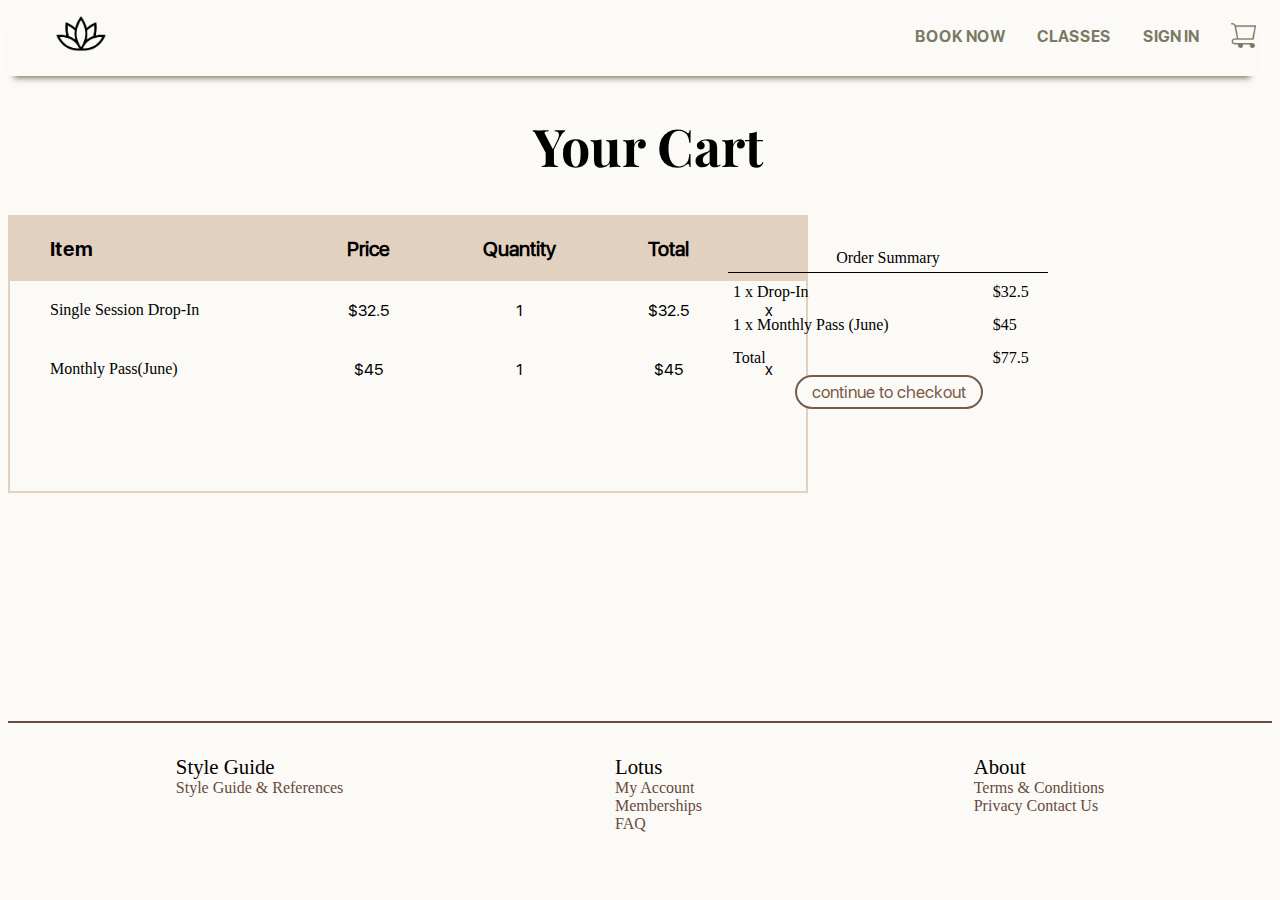
<file: class-cart.html>
<!DOCTYPE html>
<html lang="en">

<head>
  <meta charset="utf-8">
  <meta name="viewport" content="width=device-width, initial-scale=1.0">
  
  <title>Lotus Yoga</title>
  <link href="css/main.css" rel="stylesheet">
  <link href="css/fonts.css" rel="stylesheet">
  <link href="css/flexbox.css" rel="stylesheet">
  <link href="css/class-cart.css" rel="stylesheet">
</head>

<body>
  <div class="container">
    <div class="navigation">
      <header>
        <!-- Logo found here https://www.istockphoto.com/vector/lotus-icon-vector-logo-template-in-trendy-flat-design-gm1304408169-395575914 -->
        <a href="index.html"> <img src="lotus.png" class="logo" alt="Lotus Yoga Logo" width="50"> </a>
      </header>
  
      <!-- Navigation Bar -->
      <nav class="nav-main">
          <div class="dropdown">
          <a href="schedule.html" class="nav-main-item">BOOK NOW</a>
          </div>
  
           <div class="dropdown">
             <a href="class.html" class="nav-main-item">CLASSES</a>
           </div> 
  
           <div class="dropdown">
             <a href="sign-in.html" class="nav-main-item">SIGN IN</a>
           </div>
  
           <div class="image-container">
              <a href="class-cart.html"><img src="images/cart-reg.png" alt="Original Image" class="original-image"></a>
              <a href="class-cart.html"><img src="images/cart-hover.png" alt="Hover Image" class="hover-image"></a>
           </div>
         </nav>
         </div>
        <i class="fa-solid fa-bars"></i>

        <div class="cart-container">
          <h1 class="cart-title">Your Cart</h1>
          <table class="table">
            <tr class="table-header">
              <th class="table-item-special">Item</th>
              <th class="table-item">Price</th>
              <th class="table-item">Quantity</th>
              <th class="table-item">Total</th>
              <th class="table-item"></th>
            </tr>
            <tr class="table-row">
              <td class="table-item-special">Single Session Drop-In</td>
              <td class="table-item">$32.5</td>
              <td class="table-item">1</td>
              <td class="table-item">$32.5</td>
              <td class="table-item remove-item" onclick="removeItem(this)">x</td>
             <tr class="table-row">
              <td class="table-item-special">Monthly Pass(June)</td>
              <td class="table-item">$45</td>
              <td class="table-item">1</td>
              <td class="table-item">$45</td>
              <td class="table-item remove-item" onclick="removeItem(this)">x</td>
            </tr>
            <tr>
              <td><br><br><br><br><br></td>
            </tr>
            </table>

        <br><br><br><br>
        <table class="receipt-table">
          <tr>
            <td colspan="2" style="text-align: center;">Order Summary</td>
          </tr>
          <tr>
            <td>1 x Drop-In</td>
            <td>$32.5</td>
          </tr>
          <tr>
            <td>1 x Monthly Pass (June)</td>
            <td>$45</td>
          </tr>
          <tr>
            <td>Total</td>
            <td>$77.5</td>
          </tr>
          <tr class="checkout-btn-container">
            <td><a class="checkout-btn" href="payment.html">continue to checkout</a></td>
          </tr>
        </table>
        </div>
        <!-- <div class="checkout-btn-container">
          <a class="checkout-btn" href="payment.html">continue to checkout</a></div> -->
     
        </div>
       <!--footer-->
       <section class="footer">
         <div class="footer-content">
           <div class="styleguide">
             <div>Style Guide</div>
             <a href="styleguide.html">Style Guide & References</a><br><br>
           </div>

           <div class="Lotus">
             <div>Lotus</div>
             <a href="#">My Account</a><br>
             <a href="#">Memberships</a><br>
             <a href="#">FAQ</a>
           </div>

           <div class="about">
             <div>About</div>
             <a href="#">Terms & Conditions</a><br>
             <a href="#">Privacy</a>
             <a href="#">Contact Us</a>
           </div>

         </div>
      </section>

   

    <script>
      function removeItem(element) {
        // remove the item from the cart
        var row = element.parentNode;
        while (row.tagName.toLowerCase() !== "tr") {
          row = row.parentNode;
        }
        row.parentNode.removeChild(row);
      }
    </script>


    </body>






</html>
</file>
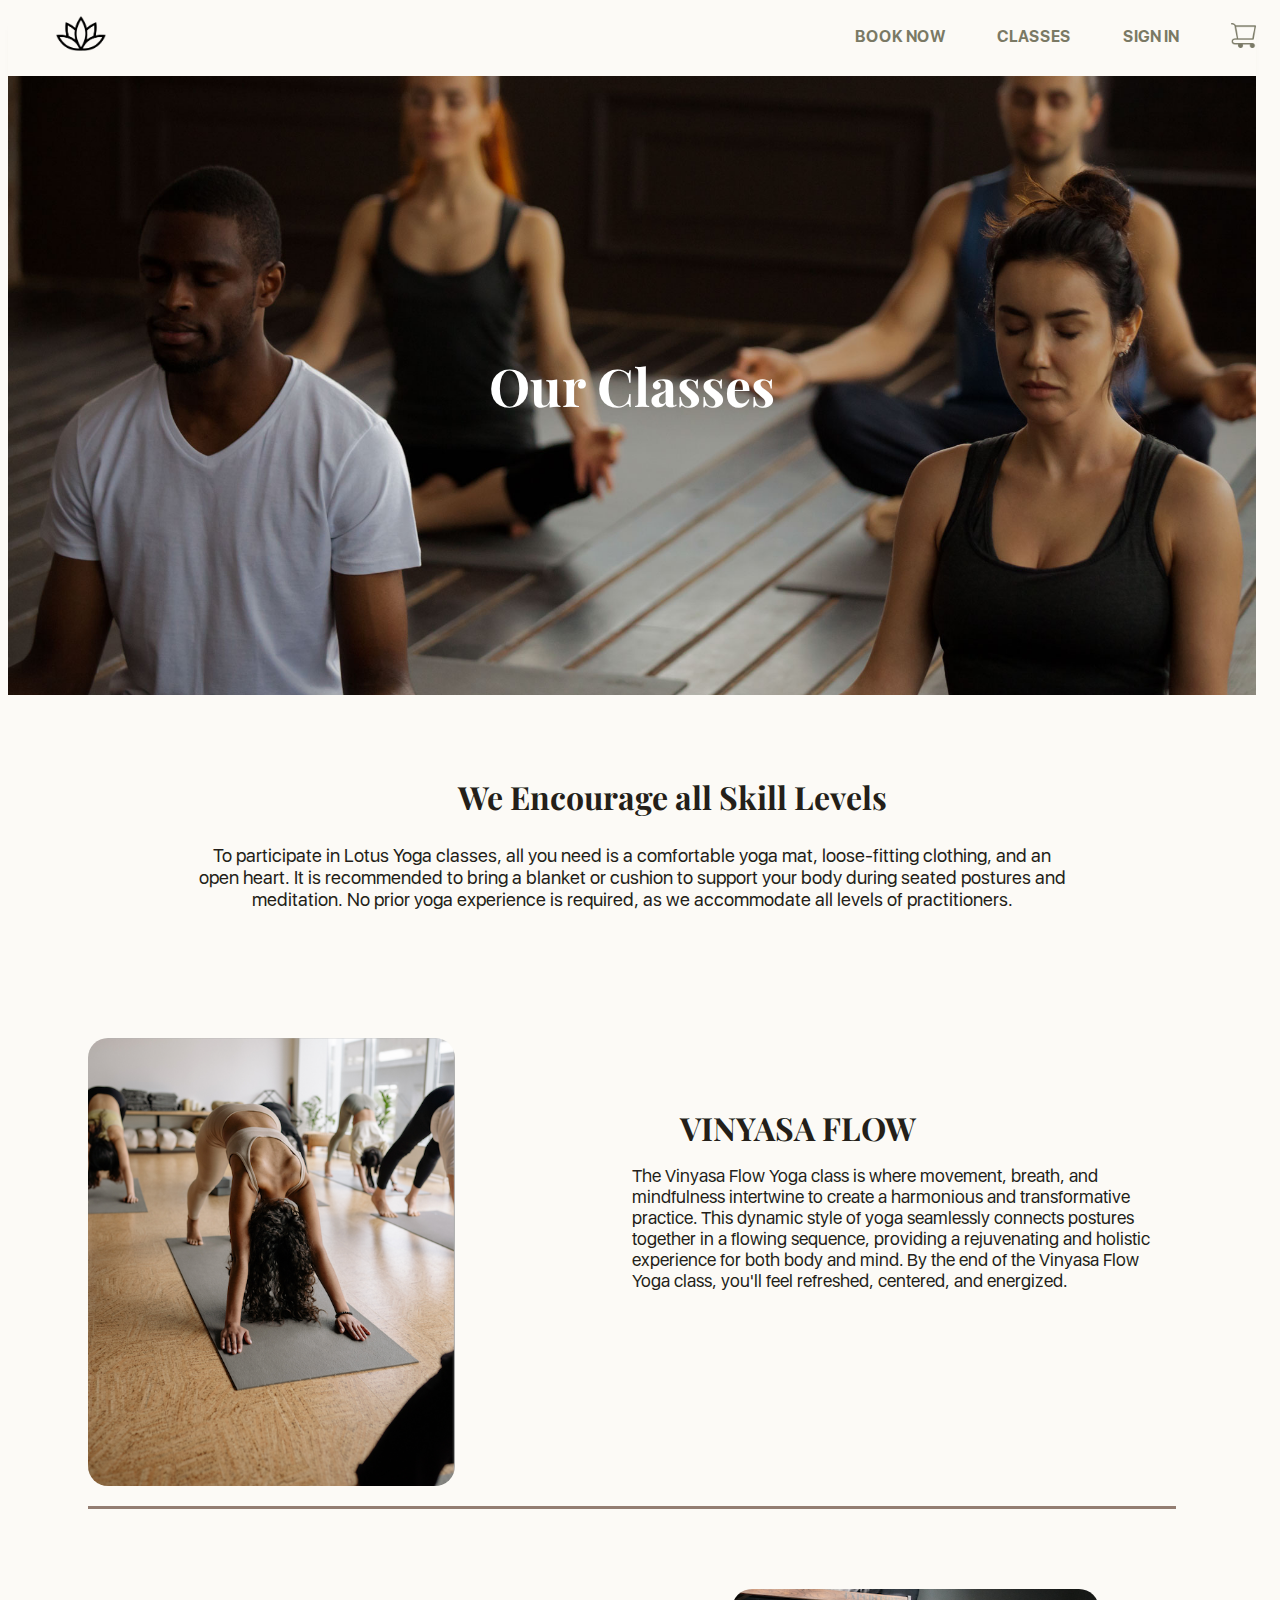
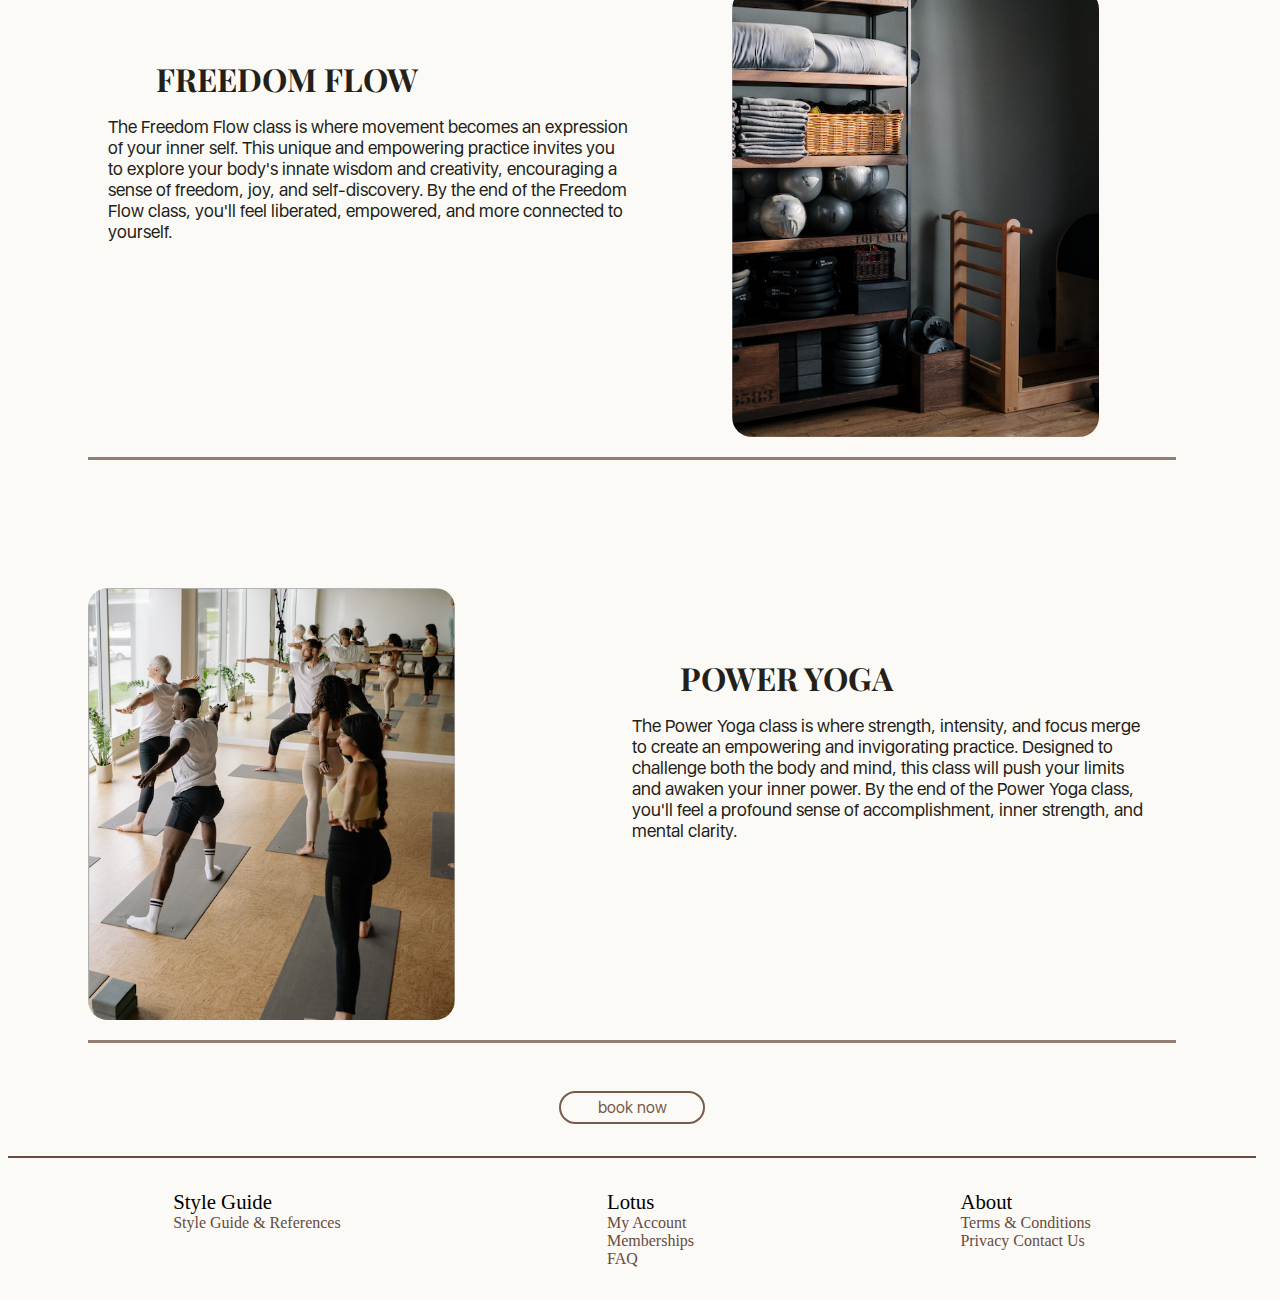
<file: class.html>
<!DOCTYPE html>
<html lang="en">

<head>
  <meta charset="utf-8">
  <meta name="viewport" content="width=device-width, initial-scale=1.0">
    <title>Membership</title>
    <link href="css/main.css" rel="stylesheet">
    <link href="css/fonts.css" rel="stylesheet">
    <link href="css/flexbox.css" rel="stylesheet">
    <link href="css/vinyasa.css" rel="stylesheet">
    <link href="css/dropdown.css" rel="stylesheet">
    <link href="css/home.css" rel="stylesheet">
    <link href="css/class.css" rel="stylesheet">
</head>

<body>
  <div class="container">
    <div class="navigation">
    <header>
      <!-- Logo found here https://www.istockphoto.com/vector/lotus-icon-vector-logo-template-in-trendy-flat-design-gm1304408169-395575914 -->
      <a href="index.html"> <img src="lotus.png" class="logo" alt="Lotus Yoga Logo" width="50"> </a>
    </header>

    <!-- Navigation Bar -->
    <nav class="nav-main">
        <div class="dropdown">
        <a href="schedule.html" class="nav-main-item">BOOK NOW</a>
        </div>

         <div class="dropdown">
           <a href="class.html" class="nav-main-item">CLASSES</a>
         </div>

         <div class="dropdown">
           <a href="sign-in.html" class="nav-main-item">SIGN IN</a>
         </div>

         <div class="image-container">
            <a href="class-cart.html"><img src="images/cart-reg.png" alt="Original Image" class="original-image"></a>
            <a href="class-cart.html"><img src="images/cart-hover.png" alt="Hover Image" class="hover-image"></a>
         </div>

      </nav>
  </div>


        <!-- INTRODUCTION SECTION -->
        <div class="backimgclass" style="background-image: url('images/our-classes.jpg');">
            <h1 class="title">Our Classes</h1>
        </div>


        <div class="class-overview">
            <h2>We Encourage all Skill Levels</h2>
            <p>To participate in Lotus Yoga classes, all you need is a comfortable yoga mat,
                loose-fitting clothing, and an open heart. It is recommended to bring a blanket
                or cushion to support your body during seated postures and meditation. No prior
                yoga experience is required, as we accommodate all levels of practitioners.</p>
        </div>

        <!-- DETAIL SECTION -->
        <section class="class-detail">
            <div class="class-intro-sec">
                <div class="class-image">
                    <img src="images/vinyasa-pic.png" style="width: 70%; height: auto;" alt= "Picture of woman in downward dog position">
                </div>

                <div class="class-info">
                    <div class="class-intro">
                        <h2>VINYASA FLOW</h2>
                        <p>The Vinyasa Flow Yoga class is where movement, breath, and mindfulness
                          intertwine to create a harmonious and transformative practice. This
                          dynamic style of yoga seamlessly connects postures together in a flowing
                          sequence, providing a rejuvenating and holistic experience for both body
                          and mind. By the end of the Vinyasa Flow Yoga class, you'll feel refreshed,
                          centered, and energized.
                        </p>
                    </div>
                </div>
            </div>


            <div class="class-intro-sec-reverse">

              <div class="class-image">
                <img src="images/freedom-pic.png" style="width: 70%; height: auto;" alt = "Picture of equipment provided by Lotus Yoga">
            </div>

                <div class="class-info">
                    <div class="class-intro">
                        <h2>FREEDOM FLOW</h2>
                        <p>The Freedom Flow class is where movement becomes an expression of your inner self.
                          This unique and empowering practice invites you to explore your body's innate wisdom
                          and creativity, encouraging a sense of freedom, joy, and self-discovery. By the end
                          of the Freedom Flow class, you'll feel liberated, empowered, and more connected to yourself.
                        </p>
                    </div>
                </div>


            </div>

            <div class="class-intro-sec">
                <div class="class-image">
                    <img src="images/power-pic.png" style="width: 70%; height: auto;" alt = "Picture of class all in side power pose">
                </div>

                <div class="class-info">
                    <div class="class-intro">
                        <h2>POWER YOGA</h2>
                        <p>The Power Yoga class is where strength, intensity, and focus merge to create an empowering and invigorating
                          practice. Designed to challenge both the body and mind, this class will push your limits and awaken your
                          inner power. By the end of the Power Yoga class, you'll feel a profound sense of accomplishment, inner
                          strength, and mental clarity.
                        </p>
                    </div>
                </div>
            </div>
              <a href="schedule.html" class="book-now">Book Now</a>
        </section>

        <section class="footer">
          <div class="footer-content">
            <div class="styleguide">
              <div>Style Guide</div>
              <a href="styleguide.html">Style Guide & References</a><br><br>
            </div>

            <div class="Lotus">
              <div>Lotus</div>
              <a href="#">My Account</a><br>
              <a href="#">Memberships</a><br>
              <a href="#">FAQ</a>
            </div>

            <div class="about">
              <div>About</div>
              <a href="#">Terms & Conditions</a><br>
              <a href="#">Privacy</a>
              <a href="#">Contact Us</a>
            </div>

          </div>
        </section>
      </div>
</body>

</html>
</file>
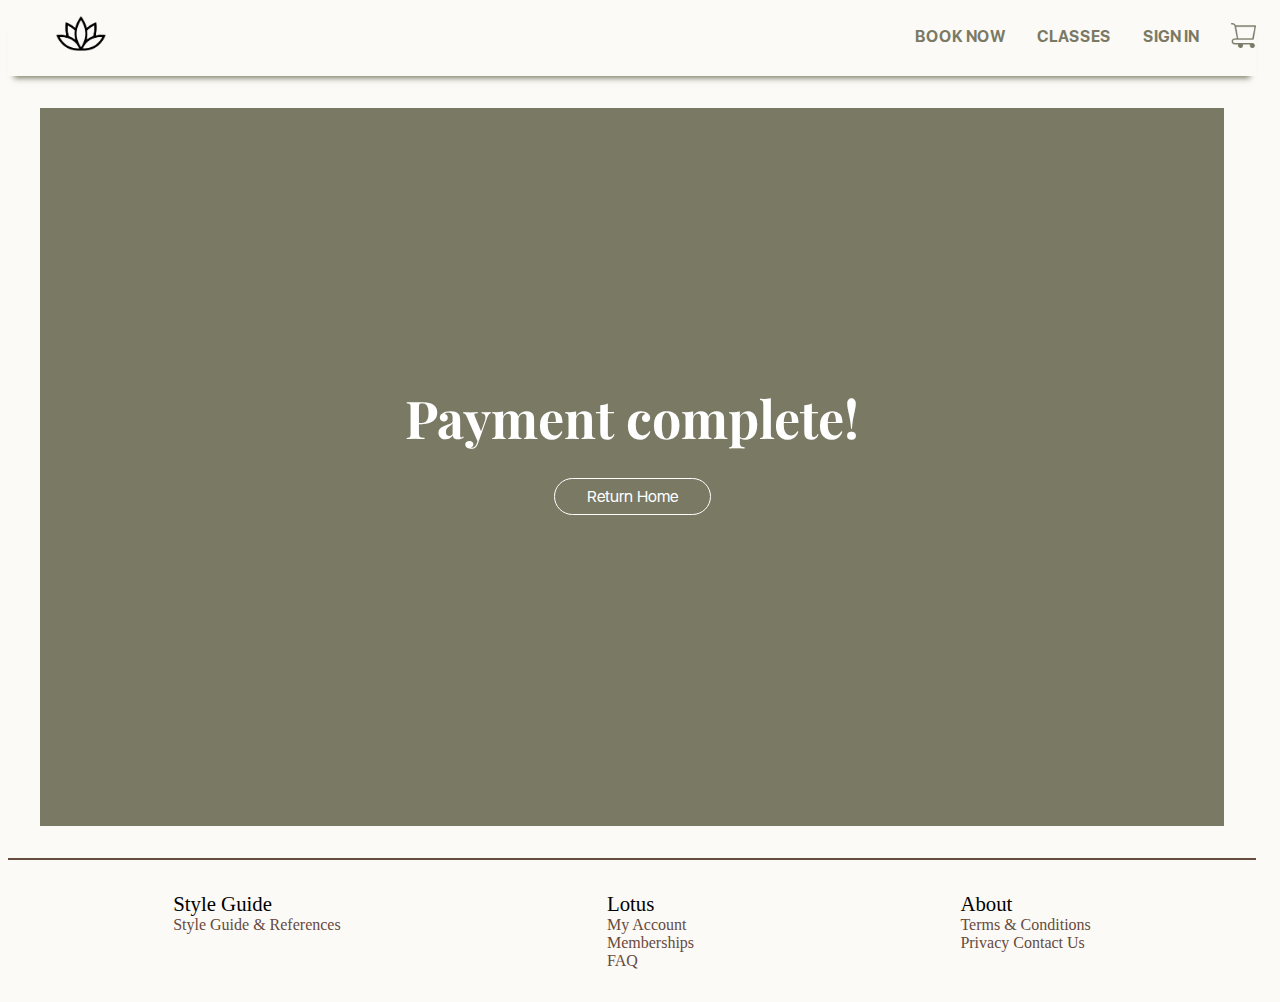
<file: complete.html>
<!DOCTYPE html>
<html lang="en">

<head>
  <meta charset="utf-8">
  <meta name="viewport" content="width=device-width, initial-scale=1.0">
    <title>Book Now</title>
    <link href="css/main.css" rel="stylesheet">
    <link href="css/fonts.css" rel="stylesheet">
    <link href="css/flexbox.css" rel="stylesheet">
  </head>

  <body>
    <div class="container">
      <div class="navigation">
      <header>
        <!-- Logo found here https://www.istockphoto.com/vector/lotus-icon-vector-logo-template-in-trendy-flat-design-gm1304408169-395575914 -->
        <a href="index.html"> <img src="lotus.png" class="logo" alt="Lotus Yoga Logo" width="50"> </a>
      </header>

      <!-- Navigation Bar -->
      <nav class="nav-main">
          <div class="dropdown">
          <a href="schedule.html" class="nav-main-item">BOOK NOW</a>
          </div>

           <div class="dropdown">
             <a href="class.html" class="nav-main-item">CLASSES</a>
           </div>

           <div class="dropdown">
             <a href="sign-in.html" class="nav-main-item">SIGN IN</a>
           </div>

           <div class="image-container">
              <a href="class-cart.html"><img src="images/cart-reg.png" alt="Original Image" class="original-image"></a>
              <a href="class-cart.html"><img src="images/cart-hover.png" alt="Hover Image" class="hover-image"></a>
           </div>
        </nav>
    </div>

    <div class = "container9">
    <section id="class">
    <h1><span class="whitetext">Payment complete!</span></h1>

    <a href="index.html" class="homebutton">Return Home</a>

    </section>
    </div>

    <section class="footer">
      <div class="footer-content">
        <div class="styleguide">
          <div>Style Guide</div>
          <a href="styleguide.html">Style Guide & References</a><br><br>
        </div>

        <div class="Lotus">
          <div>Lotus</div>
          <a href="#">My Account</a><br>
          <a href="#">Memberships</a><br>
          <a href="#">FAQ</a>
        </div>

        <div class="about">
          <div>About</div>
          <a href="#">Terms & Conditions</a><br>
          <a href="#">Privacy</a>
          <a href="#">Contact Us</a>
        </div>

      </div>
    </section>
  </div>
  </body>
  </html>
</file>
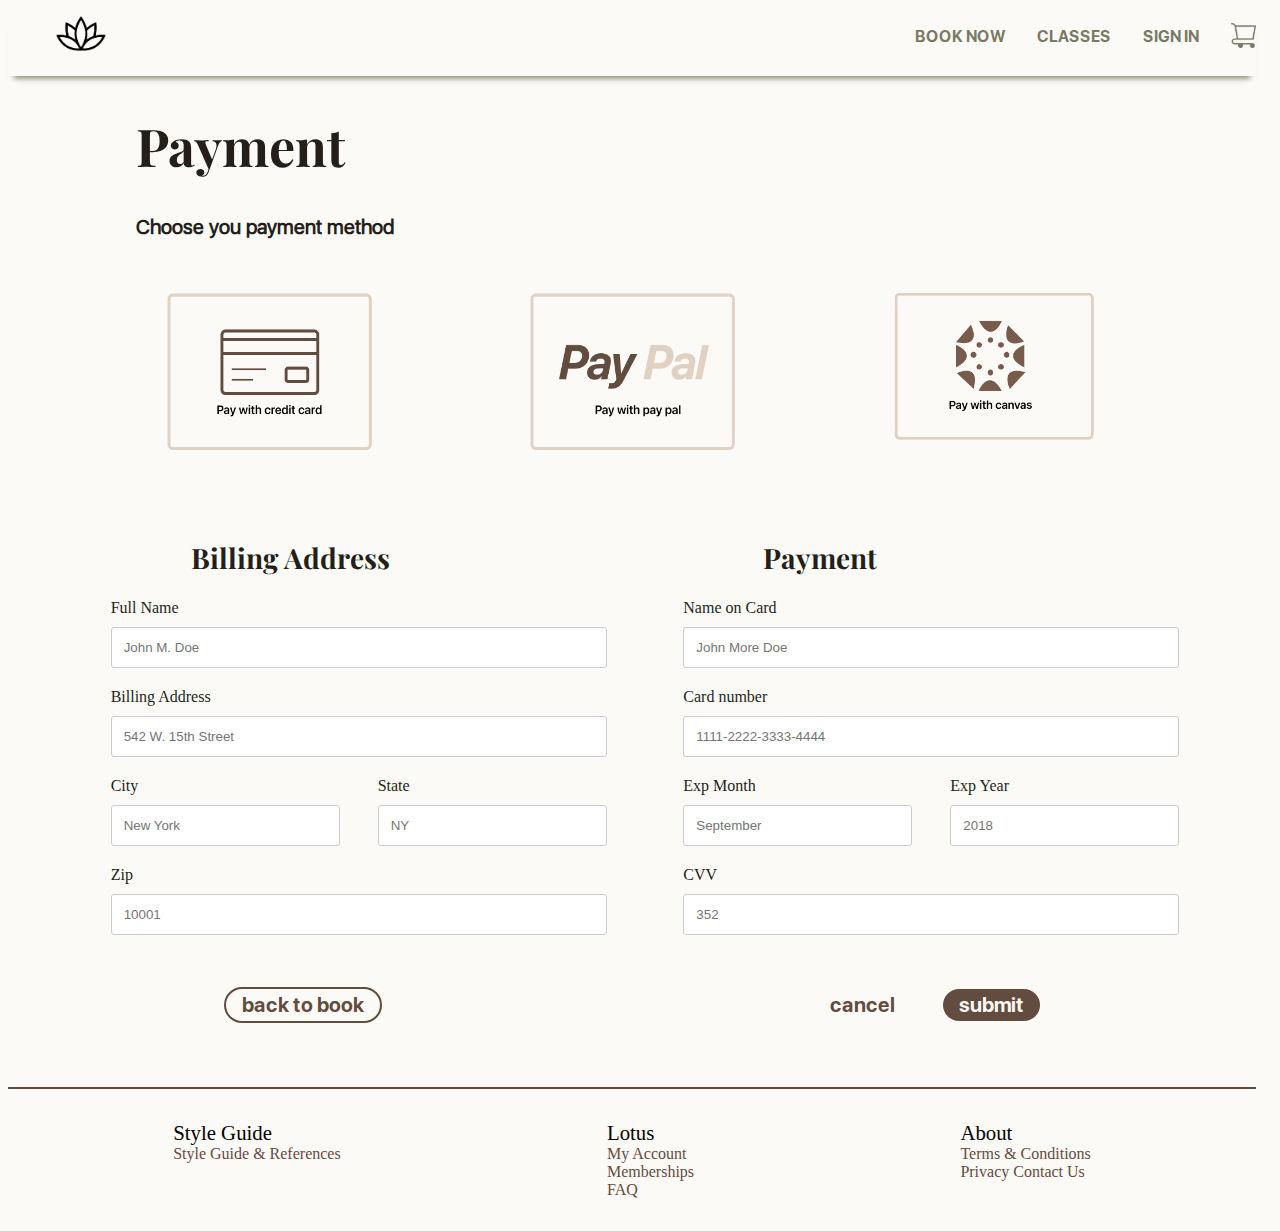
<file: payment.html>
<!DOCTYPE html>
<html lang="en">

<head>
  <meta charset="utf-8">
  <meta name="viewport" content="width=device-width, initial-scale=1.0">
  <title>Payment</title>
  <link href="css/main.css" rel="stylesheet">
  <link href="css/fonts.css" rel="stylesheet">
  <link href="css/flexbox.css" rel="stylesheet">
  <link href="css/payment.css" rel="stylesheet">
</head>

<body>
  <div class="container">
    <div class="navigation">
    <header>
      <!-- Logo found here https://www.istockphoto.com/vector/lotus-icon-vector-logo-template-in-trendy-flat-design-gm1304408169-395575914 -->
      <a href="index.html"> <img src="lotus.png" class="logo" alt="Lotus Yoga Logo" width="50"> </a>
    </header>

    <!-- Navigation Bar -->
    <nav class="nav-main">
        <div class="dropdown">
        <a href="schedule.html" class="nav-main-item">BOOK NOW</a>
        </div>

         <div class="dropdown">
           <a href="class.html" class="nav-main-item">CLASSES</a>
         </div>

         <div class="dropdown">
           <a href="sign-in.html" class="nav-main-item">SIGN IN</a>
         </div>

         <div class="image-container">
            <a href="class-cart.html"><img src="images/cart-reg.png" alt="Original Image" class="original-image"></a>
            <a href="class-cart.html"><img src="images/cart-hover.png" alt="Hover Image" class="hover-image"></a>
         </div>

      </nav>
  </div>

  <section class="payment">
    <div class="payment-title">
    <h1>Payment</h1>
    <h3>Choose you payment method</h3></div>

    <div class="payment-type">
      <img src="images/credit-reg.png" id="creditImage" width="250px" height="auto">
      <img src="images/payPal-reg.png" id="paypalImage" width="250px" height="auto">
      <img src="images/canvas-reg.png" id="canvasImage" width="250px" height="auto">
    </div>

<script>
  var creditImage = document.getElementById("creditImage");

  creditImage.addEventListener("click", function() {
    creditImage.src = "images/credit-clicked.png";
  });

  var paypalImage = document.getElementById("paypalImage");

  paypalImage.addEventListener("click", function() {
    paypalImage.src = "images/payPal-clicked.png";
  });

  var canvasImage = document.getElementById("canvasImage");

  canvasImage.addEventListener("click", function() {
    canvasImage.src = "images/canvas-clicked.png";
  });
</script>

<div class="paymentbox">
  <div class="billing">
    <!-- <form action="complete.html"> -->
    <h2 class="different2">Billing Address</h2>
    <label for="fname"><i class="fa fa-user"></i> Full Name</label>
    <input type="text" id="fname" name="firstname" placeholder="John M. Doe">
    <label for="adr"><i class="fa fa-address-card-o"></i> Billing Address</label>
    <input type="text" id="adr" name="address" placeholder="542 W. 15th Street">
    <div class="billing-line3">
      <div class="billing-city">
        <label for="city"><i class="fa fa-institution"></i> City</label>
        <input type="text" id="city" name="city" placeholder="New York">
      </div>
      <div class="billing-state">
        <label for="state">State</label>
        <input type="text" id="state" name="state" placeholder="NY">
      </div>
    </div>
    <label for="zip">Zip</label>
    <input type="text" id="zip" name="zip" placeholder="10001">
  </div>

  <div class="payment">
    <h2 class="different2">Payment</h2>
    <!-- <div class="icon-container">
      <i class="fa fa-cc-visa" style="color:navy;"></i>
      <i class="fa fa-cc-amex" style="color:blue;"></i>
      <i class="fa fa-cc-mastercard" style="color:red;"></i>
      <i class="fa fa-cc-discover" style="color:orange;"></i>
    </div> -->
    <label for="cname">Name on Card</label>
    <input type="text" id="cname" name="cardname" placeholder="John More Doe">
    <label for="ccnum">Card number</label>
    <input type="text" id="ccnum" name="cardnumber" placeholder="1111-2222-3333-4444">
    <div class="payment-line3">
      <div class="payment-exm">
        <label for="expmonth">Exp Month</label>
        <input type="text" id="expmonth" name="expmonth" placeholder="September">
      </div>
      <div class="payment-exy">
        <label for="expyear">Exp Year</label>
        <input type="text" id="expyear" name="expyear" placeholder="2018">
      </div>
    </div>
    <label for="cvv">CVV</label>
    <input type="text" id="cvv" name="cvv" placeholder="352">
  </div>
</div>

<div class="payment-button">
  <div class="left-button">
<a href="schedule.html" class="book-now">back to book</a>
</div>
<div class="right-button">
<a href="index.html" class="book-now">cancel</a>
<a href="complete.html" class="book-now">submit</a>
</div>
</div>
<!-- </form> -->

<section class="footer">
  <div class="footer-content">
    <div class="styleguide">
      <div>Style Guide</div>
      <a href="styleguide.html">Style Guide & References</a><br><br>
    </div>

    <div class="Lotus">
      <div>Lotus</div>
      <a href="#">My Account</a><br>
      <a href="#">Memberships</a><br>
      <a href="#">FAQ</a>
    </div>

    <div class="about">
      <div>About</div>
      <a href="#">Terms & Conditions</a><br>
      <a href="#">Privacy</a>
      <a href="#">Contact Us</a>
    </div>

  </div>
</section>
</div>
</body>
</html>
</file>
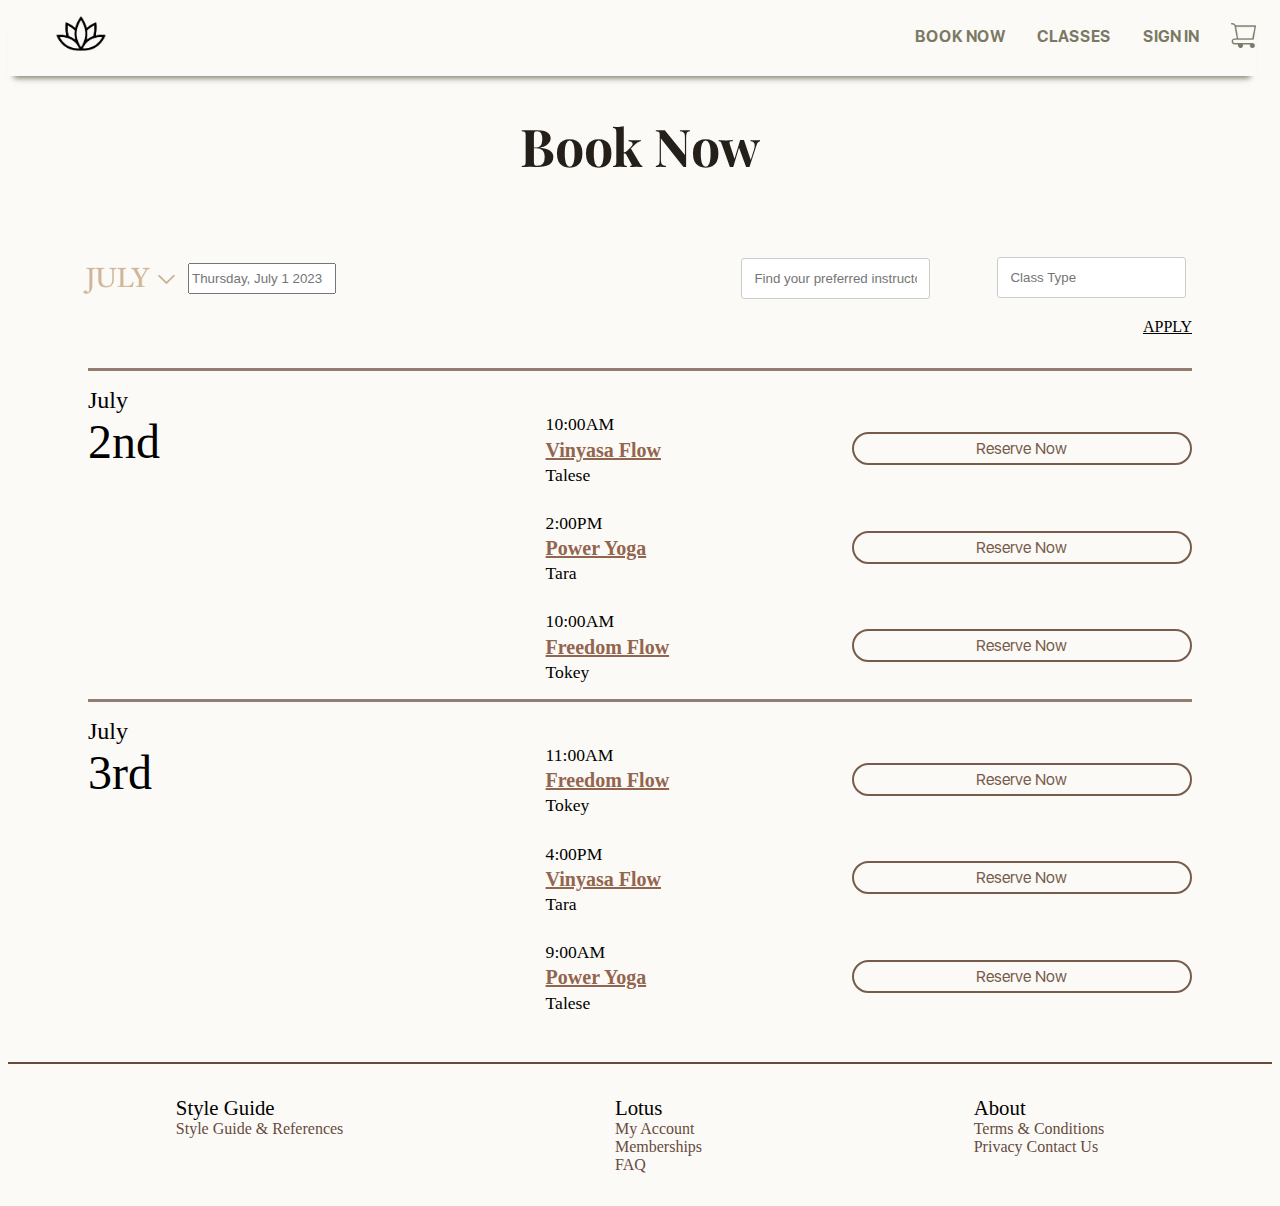
<file: schedule.html>
<!DOCTYPE html>
<html lang="en">

<head>
  <meta charset="utf-8">
  <meta name="viewport" content="width=device-width, initial-scale=1.0">
  <title>Membership</title>
  <link href="css/main.css" rel="stylesheet">
  <link href="css/fonts.css" rel="stylesheet">
  <link href="css/flexbox.css" rel="stylesheet">
  <link href="css/vinyasa.css" rel="stylesheet">
  <link href="css/class.css" rel="stylesheet">
  <link href="css/schedule.css" rel="stylesheet">

</head>

<body>
  <div class="container">
    <div class="navigation">
    <header>
      <!-- Logo found here https://www.istockphoto.com/vector/lotus-icon-vector-logo-template-in-trendy-flat-design-gm1304408169-395575914 -->
      <a href="index.html"> <img src="lotus.png" class="logo" alt="Lotus Yoga Logo" width="50"> </a>
    </header>

    <!-- Navigation Bar -->
    <nav class="nav-main">
        <div class="dropdown">
        <a href="schedule.html" class="nav-main-item">BOOK NOW</a>
        </div>

         <div class="dropdown">
           <a href="class.html" class="nav-main-item">CLASSES</a>
         </div>

         <div class="dropdown">
           <a href="sign-in.html" class="nav-main-item">SIGN IN</a>
         </div>

         <div class="image-container">
            <a href="class-cart.html"><img src="images/cart-reg.png" alt="Original Image" class="original-image"></a>
            <a href="class-cart.html"><img src="images/cart-hover.png" alt="Hover Image" class="hover-image"></a>
         </div>
       </nav>
       </div>
       <!-- </nav> -->
  </div>

    <h1>Book Now</h1>
    <div class="date-image-container">
      <img src="images/June.png" alt="June" width="100" class="calendar-image">
    </div>

    <div class="date-input-container">
      <div class="date-input">
        <input class="date-input" placeholder="Thursday, July 1 2023">
      </div>

      <div class="dropdown-instructor">
        <input type="text" placeholder="Find your preferred instructor" id="instructor-input">

        <div class="dropdown-instructor-content">
          <a href="#">Tara</a>
          <a href="#">Talese</a>
          <a href="#">Tokey</a>
        </div>
      </div>

      <div class="dropdown-calssType">
        <input type="text" placeholder="Class Type">
        <div class="dropdown-calssType-content">
          <a href="#">Vinyasa Flow</a>
          <a href="#">Power Flow</a>
          <a href="#">Freedom Flow</a>
        </div>
      </div>

      <div class="apply-button">
        <a href="#">APPLY</a>
      </div>

    </div>


    <div class="table-container hidden">
      <table class="calendar-table">
        <thead>
          <tr>
            <th>SU</th>
            <th>M</th>
            <th>TU</th>
            <th>W</th>
            <th>TH</th>
            <th>F</th>
            <th>SA</th>
          </tr>
        </thead>
        <tbody>
          <tr>
            <td></td>
            <td></td>
            <td></td>
            <td></td>
            <td>01</td>
            <td>02</td>
            <td>03</td>
          </tr>

          <tr>
            <td>04</td>
            <td>05</td>
            <td>06</td>
            <td>07</td>
            <td>08</td>
            <td>09</td>
            <td>10</td>
          </tr>
          <tr>
            <td>11</td>
            <td>12</td>
            <td>13</td>
            <td>14</td>
            <td>15</td>
            <td>16</td>
            <td>17</td>
          </tr>
          <tr>
            <td>18</td>
            <td>19</td>
            <td>20</td>
            <td>21</td>
            <td>22</td>
            <td>23</td>
            <td>24</td>
          </tr>
          <tr>
            <td>25</td>
            <td>26</td>
            <td>27</td>
            <td>28</td>
            <td>29</td>
            <td>30</td>
            <td>31</td>
          </tr>
        </tbody>
      </table>

    </div>





    <section class="schedule">
      <div class="schedule-daily">
        <div class="date">
          <span>July</span>
          <span>2nd</span>
        </div>

        <div class="schedule-daily-cart">
          <div class="schedule-each">
            <div class="schedule-each-info">
              <span>10:00AM</span>
              <span><div class="pop-img-vinyasaFlow " alt = "Vinyasa Flow is a calm, introductory class for $35">Vinyasa Flow</div></span>
              <span>Talese</span>
            </div>
            <a class="main-cta" onclick="showPopup()">Reserve Now</a>
          </div>


          <div class="schedule-each">
            <div class="schedule-each-info">
              <span>2:00PM</span>
                <span><div class="pop-img-powerYoga" alt = "Power Yogais is a calm, introductory class for $45">Power Yoga</div></span>
                <span>Tara</span>
            </div>
            <a class="main-cta" onclick="showPopup()">Reserve Now</a>
          </div>



          <div class="schedule-each">
            <div class="schedule-each-info">
              <span>10:00AM</span>
              <span><div class="pop-img-freedomFlow" alt = "Freedom Flow is a calm, introductory class for $45">Freedom Flow</div></span>
              <span>Tokey</span>
            </div>
            <a class="main-cta" onclick="showPopup()">Reserve Now</a>
          </div>
        </div>
      </div>

      <div class="schedule-daily">
        <div class="date">
          <span>July</span>
          <span>3rd</span>
        </div>

        <div class="schedule-daily-cart">
          <div class="schedule-each">
            <div class="schedule-each-info">
              <span>11:00AM</span>
              <span><div class="pop-img-freedomFlow" alt = "Freedom Flow is a calm, introductory class for $45">Freedom Flow</div></span>
              <span>Tokey</span>
            </div>
            <a class="main-cta" onclick="showPopup()">Reserve Now</a>
          </div>

          <div class="schedule-each">
            <div class="schedule-each-info">
              <span>4:00PM</span>
              <span><div class="pop-img-vinyasaFlow " alt = "Vinyasa Flow is a calm, introductory class for $35">Vinyasa Flow</div></span>
              <span>Tara</span>
            </div>
            <a class="main-cta" onclick="showPopup()">Reserve Now</a>
          </div>

          <div class="schedule-each">
            <div class="schedule-each-info">
              <span>9:00AM</span>
              <span><div class="pop-img-powerYoga" alt = "Power Yogais is a calm, introductory class for $45">Power Yoga</div></span>
              <span>Talese</span>
            </div>
            <a class="main-cta" onclick="showPopup()">Reserve Now</a>
          </div>
        </div>

      </div>

      <!-- create a pop up window  -->


      <script>
        function showPopup() {
          // Display the pop-up window
          document.getElementById("popupWindow").style.display = "block";

          // Set timeout to hide the pop-up after 3 seconds
          setTimeout(function () {
            document.getElementById("popupWindow").style.display = "none";
          }, 2000);
        }
      </script>

      <div id="popupWindow" class="popup">
      <p>Booked successfully!</p>
      <p><a href="class-cart.html">Click to view cart</a></p>
      </div>
      <!-- end of pop up window  -->


    </section>




    <section class="footer">
      <div class="footer-content">
        <div class="styleguide">
          <div>Style Guide</div>
          <a href="styleguide.html">Style Guide & References</a><br><br>
        </div>

        <div class="Lotus">
          <div>Lotus</div>
          <a href="#">My Account</a><br>
          <a href="#">Memberships</a><br>
          <a href="#">FAQ</a>
        </div>

        <div class="about">
          <div>About</div>
          <a href="#">Terms & Conditions</a><br>
          <a href="#">Privacy</a>
          <a href="#">Contact Us</a>
        </div>

      </div>

    </section>

    <!-- END OF FOOTER  -->
    <script>
      var cartImage = document.querySelector('.cart-image');
      cartImage.addEventListener('mouseover', function () {
        this.src = 'images/cart-hover.png';
      });
      cartImage.addEventListener('mouseout', function () {
        this.src = 'images/cart-reg.png';
      });
    </script>

    <script>
      var instructorInput = document.getElementById("instructor-input");
      var dropdownContent = document.querySelector(".dropdown-instructor-content");

      instructorInput.addEventListener("input", function () {
        var value = instructorInput.value;

        if (value.includes("T")) {
          dropdownContent.style.display = "block";
        }
        else if (value.includes("t")) {
          dropdownContent.style.display ="block";
        } else {
          dropdownContent.style.display = "none";
        }
      });
    </script>

    <script>
      var calendarImage = document.querySelector('.calendar-image');
      var tableContainer = document.querySelector('.table-container');

      calendarImage.addEventListener('click', function () {
        this.classList.toggle('clicked');
        tableContainer.classList.toggle('hidden');
      });
    </script>

    <script>
      // 获取所有的下拉菜单选项链接
      const dropdownOptions = document.querySelectorAll('.dropdown-instructor-content a, .dropdown-calssType-content a');

      // 为每个选项链接添加点击事件监听器
      dropdownOptions.forEach(option => {
        option.addEventListener('click', function () {
          // 将选项文本设置为输入框的值
          const inputField = this.closest('.dropdown-instructor, .dropdown-calssType').querySelector('input');
          inputField.value = this.textContent;

          // 隐藏下拉菜单
          const dropdownContent = this.closest('.dropdown-instructor-content, .dropdown-calssType-content');
          dropdownContent.style.display = 'none';
        });
      });
    </script>
    <script>
      // 获取所有的日历表格单元格
      const calendarCells = document.querySelectorAll('.calendar-table td');

      // 为每个单元格添加点击事件监听器
      calendarCells.forEach(cell => {
        cell.addEventListener('click', function () {
          // 移除所有单元格的选中样式
          calendarCells.forEach(cell => {
            cell.classList.remove('selected');
          });

          // 添加选中样式到当前点击的单元格
          this.classList.add('selected');
        });
      });
    </script>


    <!-- 图片弹窗 -->
    <script>
      var popImgText = document.querySelectorAll('.pop-img-vinyasaFlow');

      popImgText.forEach(function (element) {
      element.addEventListener('mouseover', function () {
      var img = document.createElement('img');
       img.src = 'images/vinyasaFlow.png';
       img.classList.add('popup-image');
       this.appendChild(img);
      });

     element.addEventListener('mouseout', function () {
    var img = this.querySelector('.popup-image');
    if (img) {
      img.remove();
     }
    });
   });

    </script>

<script>
  var popImgText = document.querySelectorAll('.pop-img-powerYoga');

  popImgText.forEach(function (element) {
  element.addEventListener('mouseover', function () {
  var img = document.createElement('img');
   img.src = 'images/powerYoga.png';
   img.classList.add('popup-image');
   this.appendChild(img);
  });

 element.addEventListener('mouseout', function () {
var img = this.querySelector('.popup-image');
if (img) {
  img.remove();
 }
});
});

</script>

<script>
  var popImgText = document.querySelectorAll('.pop-img-freedomFlow');

  popImgText.forEach(function (element) {
  element.addEventListener('mouseover', function () {
  var img = document.createElement('img');
   img.src = 'images/freedomFlow.png';
   img.classList.add('popup-image');
   this.appendChild(img);
  });

 element.addEventListener('mouseout', function () {
var img = this.querySelector('.popup-image');
if (img) {
  img.remove();
 }
});
});

</script>

</body>

</html>
</file>
<file: css/main.css>
body { background-color: rgb(252, 250, 246); }

   /* NAVIGATION */
   .nav-main{
    /* border: 1px solid red; */
    margin-top: 2rem;
    display: flex;
    /* border-bottom: 2px solid rgb(21, 21, 21); */
  }

  .logo{
    margin-left: 3rem;
  }

  .navigation{
    padding-bottom: 1.3rem;
    border-bottom: 1px rgb(122, 121, 100);
    box-shadow: 0 8px 6px -6px rgb(122, 121, 100);
  }

  .nav-main-item {
    font-family: "sf-bold", sans-serif;
    font-size: 1rem;
    display: inline-block;
    color: rgb(122, 121, 100);
    padding: 0.25rem 1rem;
    text-decoration: none;
    transition: background-color 0.5s ease-out;
  }

 input:hover{
    border: 2px solid rgb(36, 31, 25);
  }

  .nav-main-item:active, .nav-main-item:hover, .nav-main-item:focus  {
    color: rgb(165, 167, 143);
  }

  /* NAV IMAGE CHANGE */
  .image-container {
    display: block;
    margin-left: 1rem;
  }

  .original-image {
    width:25px;
    height: 25px;
  }

  .hover-image {
    display: none;
    width:25px;
    height: 25px;
  }

  .image-container:hover .hover-image {
    display: block;
  }

  .image-container:hover .original-image {
    display: none;
  }

 h1 {
  	font-family: "playfair", serif;
    text-align: center;
  	font-size: 3.25rem;
    color: rgb(36, 31, 25);
  }

   h1.title{
  	font-family: "playfair", serif;
    color: white;
    text-align: center;
  	font-size: 3.25rem;
  }

  h2 {
    font-family: "playfair", serif;
    margin-left: 5rem;
    font-size: 1.75rem;
    color: rgb(36, 31, 25);
  }

  .no-margin {
    margin-left: 0rem;
  }

  /* .different2 {
    font-family: "playfair", serif;
    margin-left: 0rem;
    font-size: 1.75rem;
  } */

  h3 {
    font-family: "sf", sans-serif;
    margin-left: 5rem;
    font-size: 1.75rem;
    margin-bottom: -1rem;
    color: rgb(36, 31, 25);
  }

  h4 {
    font-family: "sf", sans-serif;
    margin-left: 5rem;
    font-style: italic;
    font-size: 1.25rem;
    color: rgb(36, 31, 25);
  }

  p {
    font-family: "sf", sans-serif;
    margin-left: 5rem;
    font-size: 1rem;
    max-width: 30rem;
    color: rgb(36, 31, 25);
  }

  form {
    font-family: "sf", sans-serif;
    font-size: 1.25rem;
    margin: 5rem;
    color: rgb(36, 31, 25);
  }

  label {
    margin-bottom: 10px;
    display: block;
    color: rgb(36, 31, 25);
  }

  input[type=date], input[type="submit"] {
    margin-bottom: 20px;
    padding: 12px;
    border: 1px solid #ccc;
    border-radius: 3px;
    color: rgb(36, 31, 25);
  }

  input[type="submit"] {
    float: right;
    padding-left: 2rem;
    padding-right: 2rem;
    margin-top: 2rem;
    background-color: rgb(165, 167, 143);
    border-radius: 25px;
    font-family: "sf", sans-serif;
    font-size: 1rem;
    color: white;
    color: rgb(36, 31, 25);
  }

  input[type="submit"]:hover {
    background-color: rgb(122, 121, 100);
    color: rgb(36, 31, 25);
  }

  input[type=text] {
    width: 100%;
    margin-bottom: 20px;
    padding: 12px;
    border: 1px solid #ccc;
    border-radius: 3px;
    color: rgb(36, 31, 25);
  }


  input[type=text]:hover{
    border: 2px solid rgb(102, 75, 62);
  }


  a {
      text-decoration: none;
      color: rgb(102, 75, 62);
  }

  ol, ul {
   font-family: "sf", sans-serif;
   font-size: 1rem;
   max-width: 100rem;
   color: rgb(36, 31, 25);
 }

 .whitetext {
  color: white;
 }

 /* button  */
 .book-now {
  font-family: "sf-bold", sans-serif;
  text-align: center;
  text-transform: lowercase;
  font-size: 1.25rem;
  margin: auto;
  display: flex;
  display: grid;
  background-color: rgb(196, 151, 128);
  color: white;
  padding: 0.25rem 1rem;
  border-radius: 24px;
  text-decoration: none;
  transition: background-color 0.5s ease-out;
  width: 112px;
}

.book-now:active, .book-now:hover, .book-now:focus {
  background-color: rgb(221, 176, 153);
  color: white;
}

/* end of button  */


 /* footer section  */

 .footer{
  border-top: 2px solid rgb(102, 75, 62);;
 }

 .footer-content{
  margin:2rem;
  display: flex;
  justify-content: center;
  justify-content: space-around;
 }

 .styleguide div, .Lotus div, .about div{
    font-size: 1.3rem;
 }

 .styleguide div:nth-last-of-type(3){
  color: gray;
  font-size: 1.1rem;
 }

 .Lotus div:nth-last-of-type(4){
  color: gray;
  font-size: 1.1rem;
 }

 .about div:nth-last-of-type(2){
  color: gray;
  font-size: 1.1rem;
 }

 .footnote{
  display: flex;
  justify-content: center;
  margin-right: 4rem;
 }

 /* end of footer section  */

/* Styleguide */
 .colorboxlayout {
   padding-left: 1rem;
   display: flex;
   flex: 1 1 15em;
 }

 .colorboxlightpink {
   background-color: rgb(231, 208, 190);
   margin: 1rem;
   padding: 2.5rem;
   border-radius: 25px;
 }

 .colorboxdarkpink {
   background-color: rgb(196, 151, 128);
   margin: 1rem;
   padding: 2.5rem;
   border-radius: 25px;
 }

 .colorboxlightgreen {
   background-color: rgb(165, 167, 143);
   margin: 1rem;
   padding: 2.5rem;
   border-radius: 25px;
 }

 .colorboxdarkgreen {
   background-color: rgb(122, 121, 100);
   margin: 1rem;
   padding: 2.5rem;
   border-radius: 25px;
 }


 @media (max-width: 600px) {
  .image-container {
    align-self: center;
  }
  .nav-main-item {
    font-size: 0.8rem;
    margin: 0.5rem 0;
      padding: 10px;
  }
  .navigation img {
    margin-left: 0;
  }
 }

 @media screen and (max-width: 1000px) {
   .footer a { font-size: .9rem;}
   .styleguide {max-width: 100px;}
   .about {max-width: 100px;}
 }
</file>
<file: css/fonts.css>
@font-face {
	font-family: 'playfair';
	src: url('fonts/Playfair.ttf') format('truetype');
}

@font-face {
  font-family: 'sf';
  src: url('fonts/SFUIDisplay-Regular.otf') format("opentype");
}

@font-face {
  font-family: 'sf-bold';
  src: url('fonts/SFUIDisplay-Bold.ttf') format('truetype');
}
</file>
<file: css/flexbox.css>
/* NAV BAR CONTAINER */
.container {
  align-items: center;
  margin: 1rem;
  margin-bottom: 2rem;
  margin-left: 0;
}

.nav-main {
  float: right;
  margin-top: -2rem;
}

.nav-main {
  float: right;
}

.nav-main i {
  visibility: hidden;
}


/* background image */
.backimg {
  background-image: url("../images/background.jpg");
}

  /* BOXES */
  .container4 {
    padding-top: 5rem;
    padding-bottom: 5rem;
  }

  .overview {
    padding-top: 5rem;
    padding-bottom: 5rem;
  }

  .container3 {
    padding: 1rem;
    display: flex;
    padding-top: 0;
  }
  

  .box {
    /* Shorthand for 3 properties: flex-grow, flex-shrink, and glex-basis */
    /* flex-grow -> for all these box items, let them take up up X amount of space (ie 3:1, 2:1, 1:1) */
    /* flex-shrink: if there is a need for space, how much should this element shrink */
    /* flex-basis: auto goes to the size of the element outside of the flex */
    flex: 1 1 15em;
    background-color: rgb(231, 208, 190);
    margin: 1rem;
    padding: 2.5rem;
    border-radius: 25px;
  }


  /* CONTACT US */
  .container5 {
    background-color: rgb(165, 167, 143);
    padding-top: 15rem;
    padding-bottom: 15rem;
    margin: 2rem;
  }


  /* BOOK CLASS */
  .container6 {
    background-color: rgb(196, 151, 128);
    padding-top: 5rem;
    padding-bottom: 5rem;
    margin: 2rem;
  }

  .classlist {
    flex: 1 1 15em;
    flex-direction: column;
    background-color: rgb(231, 208, 190);
    margin-bottom: 1rem;
    margin-top: 1rem;
    padding: 1rem;
    border-radius: 25px;
  }

  /* PAYMENT */
  .container8 {
    background-color: rgb(231, 208, 190);
    padding-top: 5rem;
    padding-bottom: 5rem;
    margin: 2rem;
    flex: 8 1 5em;
    order: 1;
  }

  .container7 {
    background-color: rgb(231, 208, 190);
    padding-top: 3rem;
    padding-bottom: 3rem;
    max-height: 12em;
    margin: 2rem;
    border-radius: 25px;
    flex: 1 1 15em;
    order: 2;
  }

  .paymentbox {
    display: flex;
  }

  /* PAYMENT SCREEN */
  .container9 {
    background-color: rgb(122, 121, 100);
    padding-top: 15rem;
    padding-bottom: 20rem;
    margin: 2rem;
    text-align: center;
  }

  .homebutton {
    align-items: center;
    padding-left: 2rem;
    padding-right: 2rem;
    padding-top: .5rem;
    padding-bottom: .5rem;
    border: 1px solid white;
    border-radius: 25px;
    font-family: "sf", sans-serif;
    font-size: 1rem;
    color: white;
    transition: background-color 0.5s, color 0.5s;
  }

  .homebutton:active,
  .homebutton:hover,
  .homebutton:focus {
    background-color: #A5A78F;
    color: white;
    text-decoration: none;
  }

  /* @media (max-width: 75em) {
    .container3 {
      flex-direction: column;
    }

    .paymentbox {
      flex-direction: column;
    }

    .container8 {
      order: 2;
    }

    .container7 {
      order: 1;
    }
  } */
</file>
<file: css/class-cart.css>
.cart-container{
  width:100vw;
  height: 50vh;
  /* border:1px solid black; */
  position: relative; 
}
.cart-title {
  color: black;
  text-align: center;
}
.table {
  text-align: center;
  border-collapse: collapse;
  width: 50rem;
  margin: auto; 
  background-color: #FCFAF6; 
  border: 2px solid #E3D1C0;
  margin-bottom: 30px;
  /* border:1px solid black; */
  margin-right: 38rem; 
}

.table-header {
  font-family: "sf-bold", sans-serif;
  background-color: #E3D1C0; 
  font-size: 20px;
}

.table-item {
  font-family: "sf";
  text-align: center;
  padding: 20px;
  
}
 .table-item-special{
  padding-left: 40px;
  text-align: left;

 }

.checkout-btn {
  font-family: "sf";
  font-size: 17px;
  border-radius: 20px; 
  background-color: #FCFAF6; 
  padding-top: 5px;
  padding-bottom: 5px;
  padding-left: 15px;
  padding-right: 15px;
  color: #775C4C;
  border: 2px solid #775C4C;
  transition: background-color 0.5s, color 0.5s;
}
.checkout-btn:hover{
  color: #FCFAF6;
  background-color: #775C4C; 
  border-color: #775C4C;
}


/* .receipt-container{
  text-align: end;
  border-collapse: collapse;
  width: 30%;
  float: right;
  background-color: transparent;
  border: none;
} */

.receipt-table {
  text-align: left;
  border-collapse: collapse;
  width: 20rem;
  background-color: transparent;
  border: none;
  /* border:1px solid black; */

  position: absolute; 
  top: 8rem; 
  right: 15rem; 
}

.receipt-table td {
  padding: 5px;
  padding-top: 10px;
}
.receipt-table tr:first-child {
  border-bottom: 1px solid black;
}

.checkout-btn-container{
text-align: end;
}

.footer{
  margin-top: 10rem;
}

@media (max-width: 1000px) {

  .table {
    width: 90%;
    margin: auto;
  }

  .cart-container {
    text-align: center;
    width: 90%;
  }

  .receipt-table {
    text-align: left;
    margin-left: 5rem;
    margin-top: 30px; 
    width: 90%;
    position: static; 
    display: block; 
    
  }
  
  
  .checkout-btn-container {
    text-align: center;
    margin-top: 20px;
    margin-bottom: 20px;
  }
  
  .footer {
    margin-top: 30rem;
  }

  
}
</file>
<file: css/vinyasa.css>
/* * {
  border: 1px solid red;
} */


.class-detail h1{
  color: black;
}

.class-intro-sec {
  display: flex;
  justify-content: space-evenly;
  margin: 3rem 5rem;
}

.class-image{
  flex: 1;
}

.class-info{
  flex: 1;
}

.class-info p {
  max-width: 40rem;
  width: 100%;
  margin: auto;
  margin-left: 0;
}

.class-image img {
  border-radius: 20px;
}

.class-intro h2 {
  margin-top: 1rem;
  margin-left: 0;
  margin-bottom: 0;
  font-size: 1.7rem;
  font-style: bold;
}

.class-price h4{
  margin-left: 0rem;
  font-size: 1rem;
}

.footer{
  margin-top: 2rem;
}

@media screen and (max-width: 1000px) {
  .class-intro-sec {
    display: flex;
    flex-direction: column;
  }

  .class-image {
    display: flex;
    justify-content: center;
  }

  .class-intro p {
    margin: auto;
    width: 90%;
  }

  .class-info h2 {
    margin-top: 1rem;
    margin-left: 0;
    font-size: 1.3rem;
    font-style: bold;
  }
}
</file>
<file: css/dropdown.css>
.dropdown-content {
    display: none;
    position: absolute;
    background-color: #EDEAE3;
    min-width: 100px;
  }
  
  .dropdown-content a {
    font-family: 'sf';
    color: black;
    padding: 12px 16px;
    text-decoration: none;
    display: block;
  }
  
 /* Add underline animation */
.dropdown-content a::after {
  content: "";
  display: block;
  height: 2px;
  background-color: #000;
  width: 0;
  transition: width 0.3s ease-in-out;
}

.dropdown-content a:hover::after {
  width: 100%;
}

.dropdown:hover .dropdown-content {
  display: block;
}

  .nav-main {
    display: flex;
  }
  
  .nav-main-item {
    margin-right: 20px;
  }
</file>
<file: css/home.css>
/* background image */
.backimg {


  /* background-size: 3.2em; */

  padding-top: 15rem;
  padding-bottom: 15rem;
  padding-left:0;
  padding-right:0;

  /* width: 100vw; */
  background-position: center; /* Center the image */
  background-repeat: no-repeat; /* Do not repeat the image */
  background-size: cover;
  /* Resize the background image to cover the entire container */

  display: flex;
  justify-content: center;
  align-items: center;
}

/* overall cart */
.class-list-cart {
    /* border: 1px solid red; */
    padding: 1rem;
    display: flex;
    /* flex: 1 1 15em; */
    padding-top: 0;
    list-style-type: none;
    /* margin-bottom: 3rem; */
}

/* MAIN CALL TO ACTION BUTTON */
.main-cta {
  font-family: "sf-bold", sans-serif;
  text-align: center;
  text-transform: lowercase;
  font-size: 1.25rem;
  margin: auto;
  display: flex;
  display: grid;
  border: 1px solid;
  border-color: white;
  color: white;
  padding: 0.25rem 1rem;
  border-radius: 24px;
  text-decoration: none;
  transition: background-color 0.5s ease-out;
  width: 112px;
}

.main-cta:active, .main-cta:hover, .main-cta:focus {
  background-color: white;
  color: rgb(36, 31, 25);
}

.overview h2{
    font-size: 1.5rem;
}

/* each item  */
.class-item {
    /* Shorthand for 3 properties: flex-grow, flex-shrink, and glex-basis */
    /* flex-grow -> for all these box items, let them take up up X amount of space (ie 3:1, 2:1, 1:1) */
    /* flex-shrink: if there is a need for space, how much should this element shrink */
    /* flex-basis: auto goes to the size of the element outside of the flex */
    /* border: 1px solid red; */
    flex: 1 1 15em;
    background: url("../branding/1.png");
    margin: 1rem;
    padding: 1rem;
    border-radius: 25px;

    background-size: cover;
    cursor: pointer;
    /* -webkit-box-shadow: 0 0 5px #000; */

    transition:box-shadow 1s;
}


.class-item>li {
    padding-top: 2rem;
    /* padding-bottom: 2rem; */
}


/* for hover effect */
.overlay {
    width: 100%;
    height: 100%;

    display: grid;
    /* grid-template-columns: 1fr; */
    /* grid-template-rows: 1fr 2fr 2fr 1fr; */

    background: rgba(77, 77, 77, .9);
    background-size: cover;
    color: #FEF5DF;
    opacity: 0;
    transition: all 0.5s;

    font-family: 'Playfair Display', serif;
}


.items {
    padding-left: 20px;
    letter-spacing: 3px;
}

.head {
    font-size: 30px;
    line-height: 40px;

    transform: translateY(40px);
    transition: all 0.7s;
}

.head hr {
    display: block;
    width: 0;

    border: none;
    border-bottom: solid 2px #FEF5DF;

    position: absolute;
    bottom: 0;
    left: 20px;

    transition: all .5s;
}

.price {
    font-size: 22px;
    line-height: 10px;
    font-weight: bold;
    opacity: 0;
    transform: translateY(40px);
    transition: all 0.7s;

    /* .old {
        text-decoration: line-through;
        color: lighten(rgb(77, 77, 77), 40%);
    } */
}

.book-now {
    font-family: "sf";
    font-size: 1rem;
    border-radius: 20px;
    background-color: #FCFAF6;
    padding-top: 5px;
    padding-bottom: 5px;
    padding-left: 15px;
    padding-right: 15px;
    color: #775C4C;
    border: 2px solid #775C4C;
    transition: background-color 0.5s, color 0.5s;
  }
  
  .book-now:active,
  .book-now:hover,
  .book-now:focus {
    color: #FCFAF6;
    background-color: #775C4C;
    border-color: #775C4C;
  }
/* end of class list */


/* responsiveness  */
@media screen and (max-width:1000px) {
    .box{
        min-width: 40%;
        order:-1;
    }

    .container3{
        order:-1;
    }
}

@media screen and (max-width: 768px) {
    .container3 { flex-direction: column; }
    .overview h2 { text-align: center; }
    .backimg {
      padding-top: 12rem;
    padding-bottom: 12rem;}
    .title h1 { max-width: 100px;
    }
}

@media screen and (max-width: 370px) {
    .container3 { flex-direction: column; }
    .overview h2 { text-align: center; }
    .backimg {
      padding-top: 12rem;
    padding-bottom: 12rem;}
    .title h1 { max-width: 100px;
    }
}

/* @media screen and (max-width:600px) {
    .nav-main{
        visibility: hidden;
    }

    .nav-main i{
        visibility: visible;
    }


} */
</file>
<file: css/class.css>
/* background image */
.backimgclass {

  /* background-size: 3.2em; */

  padding-top: 15rem;
  padding-bottom: 15rem;
  padding-left:0;
  padding-right:0;

  /* width: 100vw; */
  background-position: center; /* Center the image */
  background-repeat: no-repeat; /* Do not repeat the image */
  background-size: cover;
  /* Resize the background image to cover the entire container */

  display: flex;
  justify-content: center;
  align-items: center;
}

.class-overview {
    /* border: 1px solid red; */
    margin-top: 5rem;
    text-align: center;
}

.class-overview h2 {
    font-size: 2rem;
    font-weight: bold;
}

.class-overview p {
    /* border: 1px solid red; */
    max-width: 70%;
    margin: auto;
    font-size: 1.15rem;
}

.class-intro-sec {
    margin-top: 8rem;
    border-bottom: 3px solid rgb(147, 125, 114);
    padding-bottom: 1rem;
}

.class-intro {
    margin-top: 3rem;
}

.class-intro p {
    font-size: 1.1rem;
    margin-top: 1rem;
    max-width: 100%;
}

.class-intro h2 {
    font-size: 2rem;
    font-weight: bold;
    margin-left: 3rem;
}

.class-image{
    width: 100%;
    height:auto;
}




.class-intro-sec-reverse {
    /* border: 1px solid red; */
    display: flex;
    flex-direction: row-reverse;
    margin: 7rem 5rem;
    margin-top: 5rem;
    padding-bottom: 1rem;
    border-bottom: 3px solid rgb(147, 125, 114);;
}

.class-intro-sec-reverse img{
    margin-left: 5rem;
    width:100%
}


  .class-intro-sec-reverse h2{
    margin-left: 3rem;
  }

  .class-info {
    flex: 1;
    padding: 20px;
  }




  @media (max-width: 1000px) {
    .class-overview h2 {
      margin-left: 0;
      margin-bottom: 1rem;
    }

    .class-overview p {
      max-width: 90%;
      margin-top: 1rem;
    }
    .class-intro {
      text-align: center;
      margin-top: 1rem;
    }

    .class-intro h2 {
      margin-left: 0;
    }
    .class-intro p {
      margin-left: 0;
      width: 100%;
    }

    .class-intro-sec-reverse {
      flex-direction: column;
    }

    .class-info {
      order: 2;
    }

    .class-image {
      order: 1;
      align-self: center;
    }

    .class-intro-sec-reverse img {
      margin-left: 0;
    }
  }

  @media (max-width: 370px) {

    .class-overview h2 {
      margin-left: 0;
      margin-bottom: 1rem;
    }

    .class-overview p {
      margin-top: 1rem;
    }
    .class-intro {
      text-align: center;
      margin-top: 1rem;
    }
    .class-intro-sec {
      margin: 3rem 1rem;
    }

    .class-intro h2 {
      margin-left: 0;
    }
    .class-intro p {
      margin-left: 0;
      width: 100%;
    }

    .class-intro-sec-reverse {
      flex-direction: column;
      margin: 3rem 1rem;
    }

    .class-info {
      order: 2;
    }

    .class-image {
      order: 1;
      align-self: center;
    }

    .class-intro-sec-reverse img {
      margin-left: 0;
    }
  }
</file>
<file: css/payment.css>
.payment h1 {
    text-align: left;
    margin-left: 8rem;
}

.payment h3 {
    font-size: 1.25rem;
    margin-left: 8rem;
}

.payment-type{
    display: flex;
    justify-content: space-around;
    margin:3rem 5rem;
}

.paymentbox {
    display: flex;
    justify-content: space-evenly;
    margin: auto;
    gap:0;
}

.paymentbox input {
    width: 100%;
}

.billing-line3 {
    /* border: 1px solid red; */
    display: flex;
    gap: 4rem;
}

.billing-line3 input {
    width: 100%;
}

.payment-line3 {
    /* border: 1px solid red; */
    display: flex;
    gap: 4rem;
}

.payment-line3 input {
    width: 100%;
}

.payment-button {
    display: flex;
    justify-content: space-around;
    margin-top: 2rem;
    margin-bottom: 4rem;
}

.right-button {
    display: flex;
    gap: 2rem;
}

.left-button a:nth-child(1) {
    width: max-content;
    background-color: rgb(252, 250, 246);
    color: rgb(98, 76, 64);
    border: 2px solid rgb(98, 76, 64);
}

.left-button a:nth-child(1):hover,
.left-button a:nth-child(1):active,
.left-button a:nth-child(1):focus {
    width: max-content;
    background-color: rgb(98, 76, 64);
    color: rgb(252, 250, 246);
}

.right-button a:nth-child(1) {
    width: max-content;
    color: rgb(98, 76, 64);
    background-color: rgb(252, 250, 246);

    transition: all 0.5s ease-in;
}

.right-button a:nth-child(1):hover,
.right-button a:nth-child(1):active,
.right-button a:nth-child(1):focus {
    text-decoration: underline;
}

.right-button a:nth-child(2) {
    width: max-content;
    background-color: rgb(98, 76, 64);
    color: rgb(252, 250, 246);
}

.right-button a:nth-child(2):hover,
.right-button a:nth-child(2):active,
.right-button a:nth-child(2):focus {
    width: max-content;
    background-color: rgb(252, 250, 246);
    color: rgb(98, 76, 64);
    border: 2px solid rgb(98,76,64);
}

@media screen and (max-width: 1000px) {
    .paymentbox {
      flex-direction: column;
      padding: 2rem;
     }
    h2 { text-align: center;}
    .payment-button {
      flex-direction: column;
    }
    .left-button { order: 2; }
    .right-button {
      order: 1;
      padding-bottom: 4rem;
      gap: 0rem;
    }
    .payment-title h1 {
        font-size: 3rem;
        text-align: center;
        margin: auto;
        margin-bottom: 1rem;
        margin-top: 2rem;
      }
    .payment-title h3 {
        font-size: 1rem;
        text-align: center;
        margin: auto;
      }
    .payment-type{
        flex-direction: column;
        text-align: center;
        padding: 2rem;
        margin-left: auto;

    }
}
</file>
<file: css/schedule.css>
/* calendar section  */
.table-container {
  margin-top: 2rem;
  margin-left: 4rem;
}

.calendar-table {
  width: 30%;
  border-collapse: collapse;
}

.calendar-table th,
.calendar-table td {
  padding: 0.5rem;
  text-align: center;

}

.calendar-table td:hover {
  background-color: #C3A583;
  color: white;
}

.selected {
  background-color: #C3A583;
  color: white;
}

.calendar-table th {
  font-weight: bold;
}

.table-container.hidden {
  display: none;

}

.calendar-image {
  cursor: pointer;
  margin-left: 70px;
  padding: 0;
  margin-bottom: 0;
  margin-top: 50px;

}

.calendar-image.clicked+.table-container {
  display: block;
}

.date-input-container {
  margin-left: 180px;
  margin-top: -38px;
}

.date-input {
  width: 140px;
  height: 25px;
}

/* instructor input section  */
.dropdown-instructor {
  position: relative;
  width: 15%;
  margin-left: auto;
  margin-right: 23rem;
  margin-top: -30px;
}

.dropdown-instructor input {
  width: 100%;
}

.dropdown-instructor-content {
  position: absolute;
  top: 100%;
  left: 0;
  width: 100%;
  background-color: #fff;
  border: 1px solid #ccc;
  border-top: none;
  display: none;
}

.dropdown-instructor-content a {
  display: block;
  padding: 0.5rem;
  text-decoration: none;
  color: #000;
}

/* calss type input section  */
.dropdown-calssType {
  position: relative;
  width: 15%;
  margin-left: auto;
  margin-right: 7rem;

  margin-top: -62px;
}

.dropdown-calssType input {
  width: 100%;
}

.dropdown-calssType-content {
  position: absolute;
  top: 100%;
  left: 0;
  width: 100%;
  background-color: #fff;
  border: 1px solid #ccc;
  border-top: none;
  display: none;
}

.dropdown-calssType-content a {
  display: block;
  padding: 0.5rem;
  text-decoration: none;
  color: #000;
}

.dropdown-calssType:hover .dropdown-calssType-content {
  display: block;
}

.dropdown-instructor-content a:hover,
.dropdown-calssType-content a:hover {
  background-color: #C3A583;
}

.apply-button {
  /* margin-top: 0px;
  margin-left: 68rem; */
  /* border: 1px solid red; */
  margin-right: 5rem;
  text-align: end;

}

.apply-button a {
  display: inline-block;
  background-color: transparent;
  color: black;
  text-decoration: underline;
}




/* overall schedule section  */
.schedule {
  /* border: 1px solid red; */
  margin: 2rem 5rem;
}

.schedule-daily-cart {
  flex: 3;
}

.schedule-daily {
  display: flex;
  padding-bottom: 1rem;
  padding-top: 1rem;
  border-top: 3px solid rgb(147, 125, 114);
}

.date {
  flex: 2;
  display: flex;
  flex-direction: column;
}


/* date  */
.date :nth-child(1) {
  font-size: 1.5rem;
}

.date :nth-child(2) {
  font-size: 3rem;
}

/* end of date  */


/* schedule info section  */
.schedule-each {
  display: flex;
  margin-top: 1.5rem;
  padding-left: 2rem;
  padding-left: 1rem;
}

.schedule-each a {
  width: 30%;
  flex: 1;
  text-align: center;
  margin: auto;
}

.schedule-each-info {
  flex: 1;
  display: flex;
  flex-direction: column;
  font-size: 1.1rem;
}

.schedule-each-info span {
  margin-top: 0.2rem;
}

.schedule-each-info span:nth-child(2) {
  font-weight: bold;
  font-size: 1.25rem;
}


/* pop up window  */

/* pop up image  */
.pop-img-vinyasaFlow , .pop-img-powerYoga ,.pop-img-freedomFlow{
  position: relative;
  cursor: pointer;
  color: rgb(146, 101, 78);
  text-decoration: underline;
  margin-right: 2rem; 
}
.pop-img-vinyasaFlow:hover::after, .pop-img-powerYoga:hover::after,.pop-img--freedomFlow:hover::after{
  content: "";
  position: absolute;
  top: 0;
  left: 0;
  background-color: transparent;
}


.popup-image {
  max-width: 500px;
  max-height: 500px;
  width: auto;
  height: auto;
  object-fit: contain;
  position: absolute;
  top: 50%;
  left: 50%;
  transform: translate(-50%, -50%);
  opacity: 0.9;
  z-index: 1;
}


/* pop up to cart  */
.popup {
  width: 15rem;
  height: 10rem;
  position: fixed;
  top: 50%;
  left: 50%;
  transform: translate(-50%, -50%);
  background: #fff;
  border: 1px solid #ccc;
  padding: 2rem;
  box-sizing: border-box;
  display: none;


  justify-content: center;
}

#popupWindow p {
  /* border: 1px solid red; */
  width: 100%;
  margin-left: 0;
  text-align: center;
}

#popupWindow a {
  text-decoration: underline;
}


.main-cta {
  font-family: "sf";
  font-size: 1rem;
  border-radius: 20px;
  background-color: #FCFAF6;
  padding-top: 5px;
  padding-bottom: 5px;
  padding-left: 15px;
  padding-right: 15px;
  color: #775C4C;
  border: 2px solid #775C4C;
  transition: background-color 0.5s, color 0.5s;
}

.main-cta:active,
.main-cta:hover,
.main-cta:focus {
  color: #FCFAF6;
  background-color: #775C4C;
  border-color: #775C4C;
}

@media screen and (max-width:1000px) {
  .schedule-daily {
    flex-direction: column;
  }

  .date-input-container {
    flex-direction: column;
    text-align: center;
    margin-top: 0;
  }

  .dropdown-instructor,
  .dropdown-calssType {
    width: 40%;
    margin: 1rem 0;
  }
}

@media screen and (max-width:768px) {
.date-input-container {
  margin: 1rem 5rem;
}
.apply-button {
  display: flex;
}
h1 {
  margin-bottom: 0;
}
.schedule {
  margin: 2rem 3rem;
}
.schedule-each {
  padding-left: 0;
}
}
</file>
